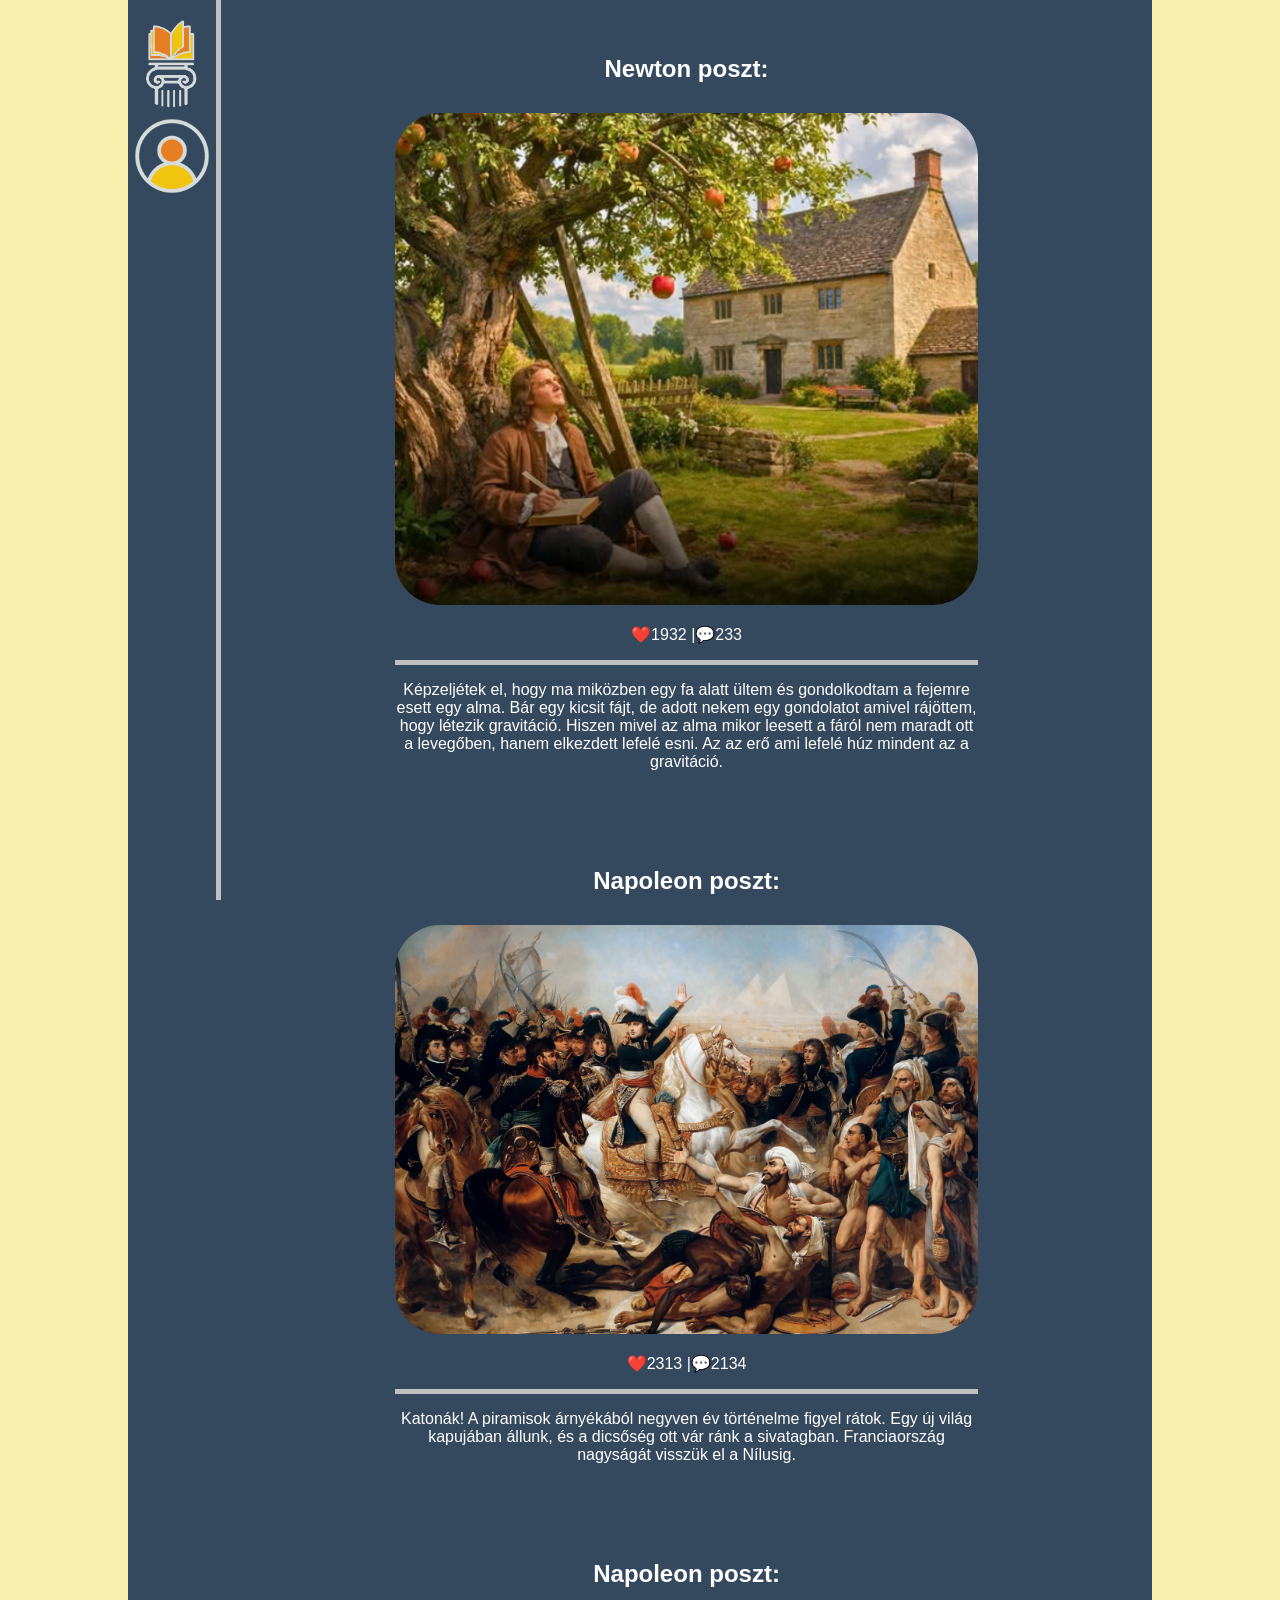
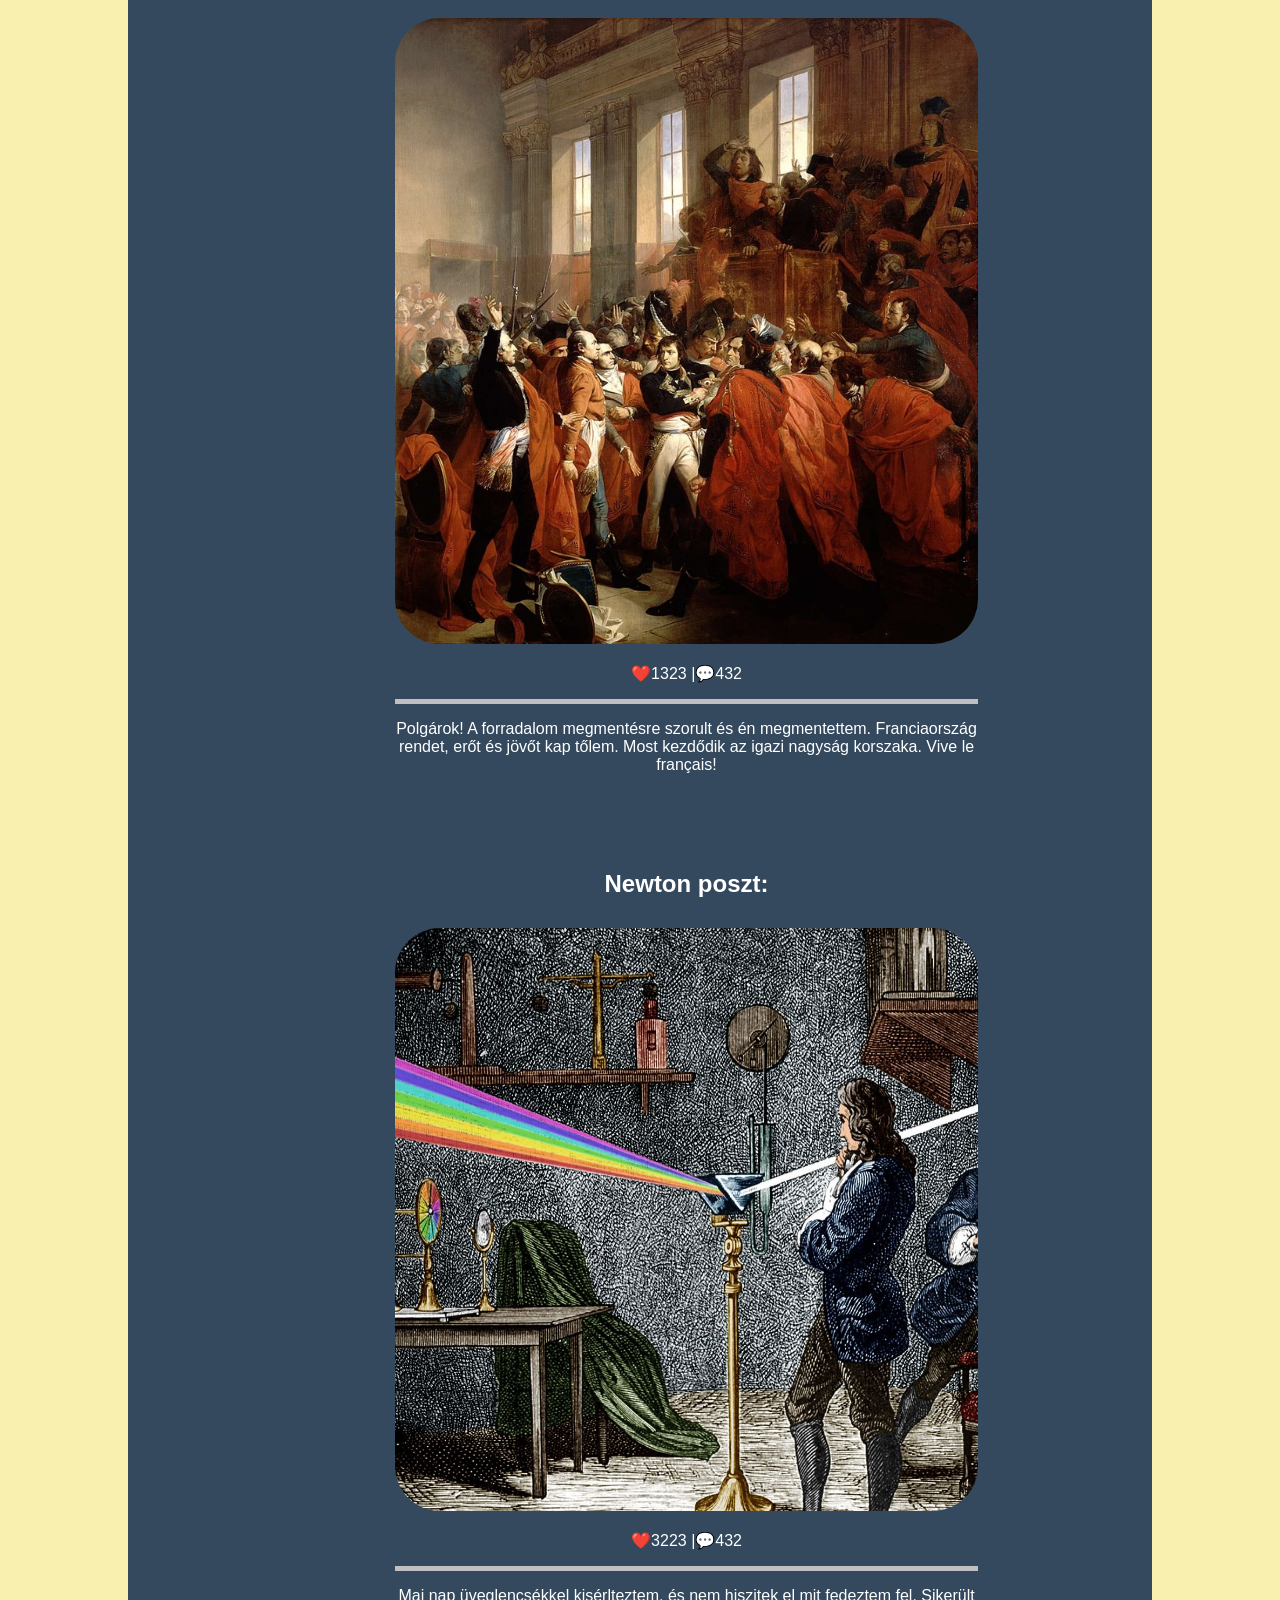
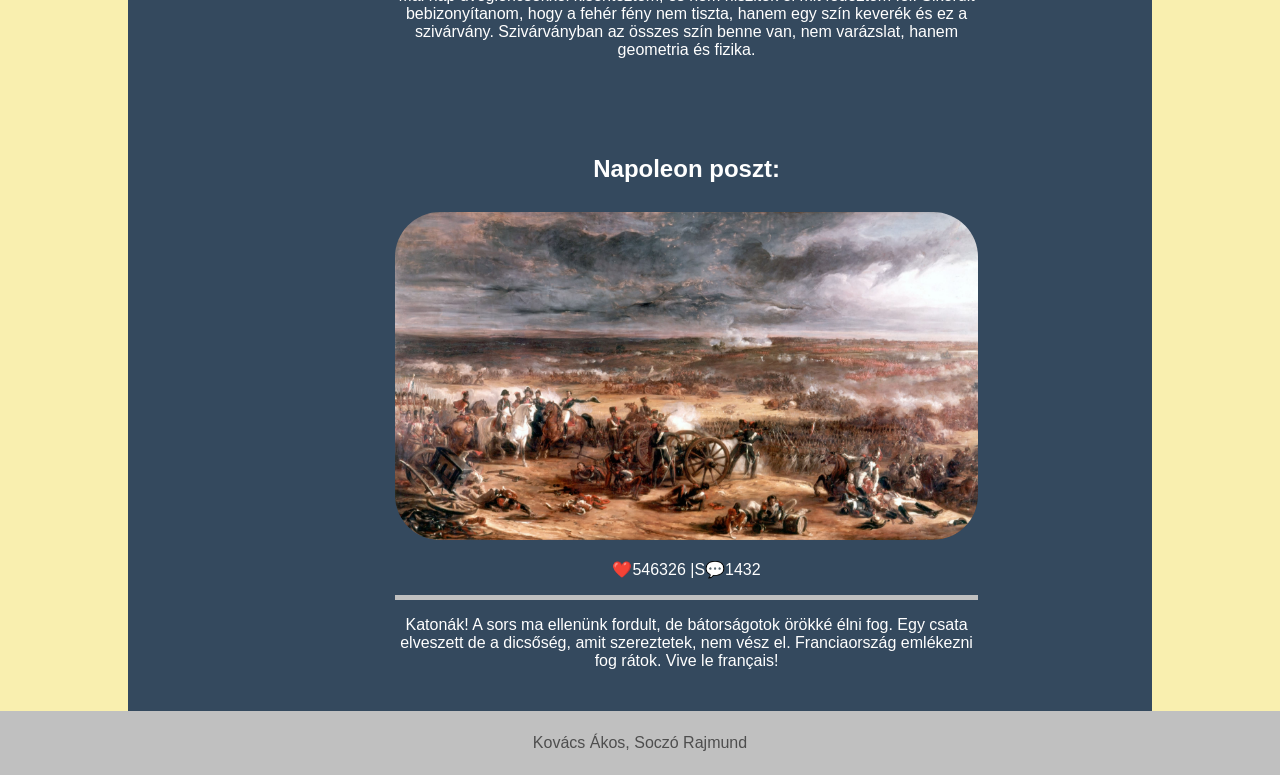
<file: index.html>
<!DOCTYPE html>
<html lang="en">
<head>
    <meta charset="UTF-8">
    <meta name="viewport" content="width=device-width, initial-scale=1.0">
    <link rel="shortcut icon", href="kepek\Enciktagram-icon.png", type="image/x-icon"/>
    <link rel="stylesheet" href="napoleon.css">
    <title>Hírfolyam</title>
</head>
<body>
    <main>
        <aside>
                <a href="index.html"> <img src="kepek\Enciktagram-light.png" alt="Logo"></a>
                <a href="profilok.html"> <img src="kepek\profil-light.png" alt="Logo"></a>
        </aside>

        <section id="hirfolyam">
            <div class="poszt">  
                <div class="kep">
                    <h2><a href="newton.html">Newton</a> poszt:</h2>
                    <img src="Newton_jegyzet/Képernyőkép 2026-03-25 105620.png" alt="kép"/>
                    <div class="like-komment">
                      <p>❤️1932 |💬233</p>
                    </div>
                </div>
                <div class="leiras">
                    <p>
                        Képzeljétek el, hogy ma miközben egy fa alatt ültem és gondolkodtam a fejemre esett egy alma. Bár egy kicsit fájt, de adott nekem egy gondolatot amivel rájöttem, hogy létezik gravitáció. Hiszen mivel az alma mikor leesett a fáról nem maradt ott a levegőben, hanem elkezdett lefelé esni. Az az erő ami lefelé húz mindent az a gravitáció.
                    </p>
                </div>
            </div>

            <div class="poszt">  
                <div class="kep">
                    <h2><a href="napoleon.html">Napoleon</a> poszt:</h2>
                    <img src="napoleon-jegyzet/1egyiptom.jpg" alt="kép"/>
                    <div class="like-komment">
                      <p>❤️2313 |💬2134</p>
                    </div>
                </div>
                <div class="leiras">
                    <p>
                      Katonák! A piramisok árnyékából negyven év történelme figyel rátok. Egy új világ kapujában állunk, és a dicsőség ott vár ránk a sivatagban. Franciaország nagyságát visszük el a Nílusig.
                    </p>
                </div>
            </div>

            <div class="poszt">  
                <div class="kep">
                    <h2><a href="napoleon.html">Napoleon</a> poszt:</h2>
                    <img src="napoleon-jegyzet\2alamcsiny.jpg" alt="kép"/>
                    <div class="like-komment">
                      <p>❤️1323 |💬432</p>
                    </div>
                </div>
                <div class="leiras">
                    <p>
                      Polgárok! A forradalom megmentésre szorult és én megmentettem. Franciaország rendet, erőt és jövőt kap tőlem. Most kezdődik az igazi nagyság korszaka. Vive le français!
                    </p>
                </div>
            </div>

            <div class="poszt">  
                <div class="kep">
                    <h2><a href="newton.html">Newton</a> poszt:</h2>
                    <img src="Newton_jegyzet/wTtaFWScdBwdHZWupMMrLj.jpg" alt="kép"/>
                    <div class="like-komment">
                      <p>❤️3223 |💬432</p>
                    </div>
                </div>
                <div class="leiras">
                    <p>
                        Mai nap üveglencsékkel kisérlteztem, és nem hiszitek el mit fedeztem fel. Sikerült bebizonyítanom, hogy a fehér fény nem tiszta, hanem egy szín keverék és ez a szivárvány. Szivárványban az összes szín benne van, nem varázslat, hanem geometria és fizika.
                    </p>
                </div>
            </div>

            <div class="poszt">  
                <div class="kep">
                    <h2><a href="napoleon.html">Napoleon</a> poszt:</h2>
                    <img src="napoleon-jegyzet/6waterloo.jpg" alt="kép"/>
                    <div class="like-komment">
                      <p>❤️546326 |S💬1432</p>
                    </div>
                </div>
                <div class="leiras">
                    <p>
                      Katonák! A sors ma ellenünk fordult, de bátorságotok örökké élni
                      fog. Egy csata elveszett de a dicsőség, amit szereztetek, nem
                      vész el. Franciaország emlékezni fog rátok. Vive le français!
                    </p>
                </div>
            </div>
        </section>
    </main>

    <footer>
        <p>Kovács Ákos, Soczó Rajmund</p>
    </footer>
</body>
</html>
</file>
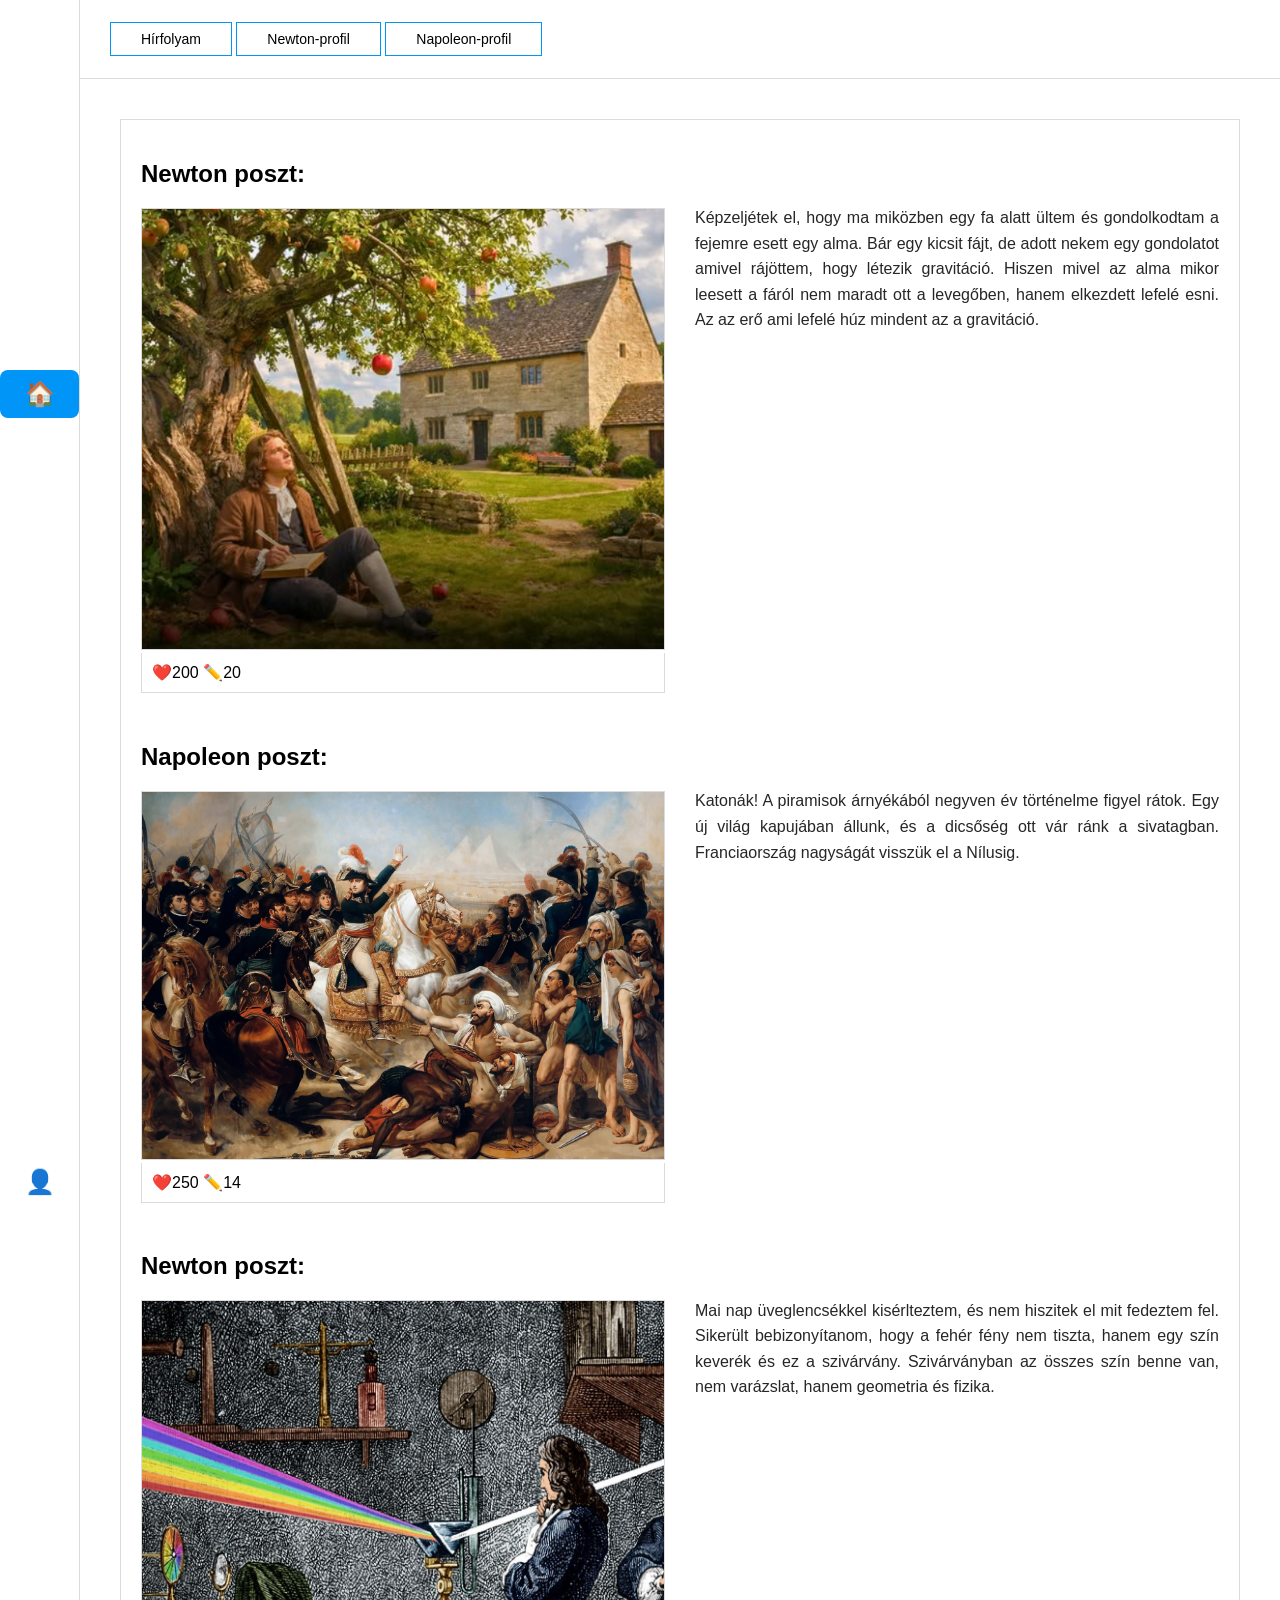
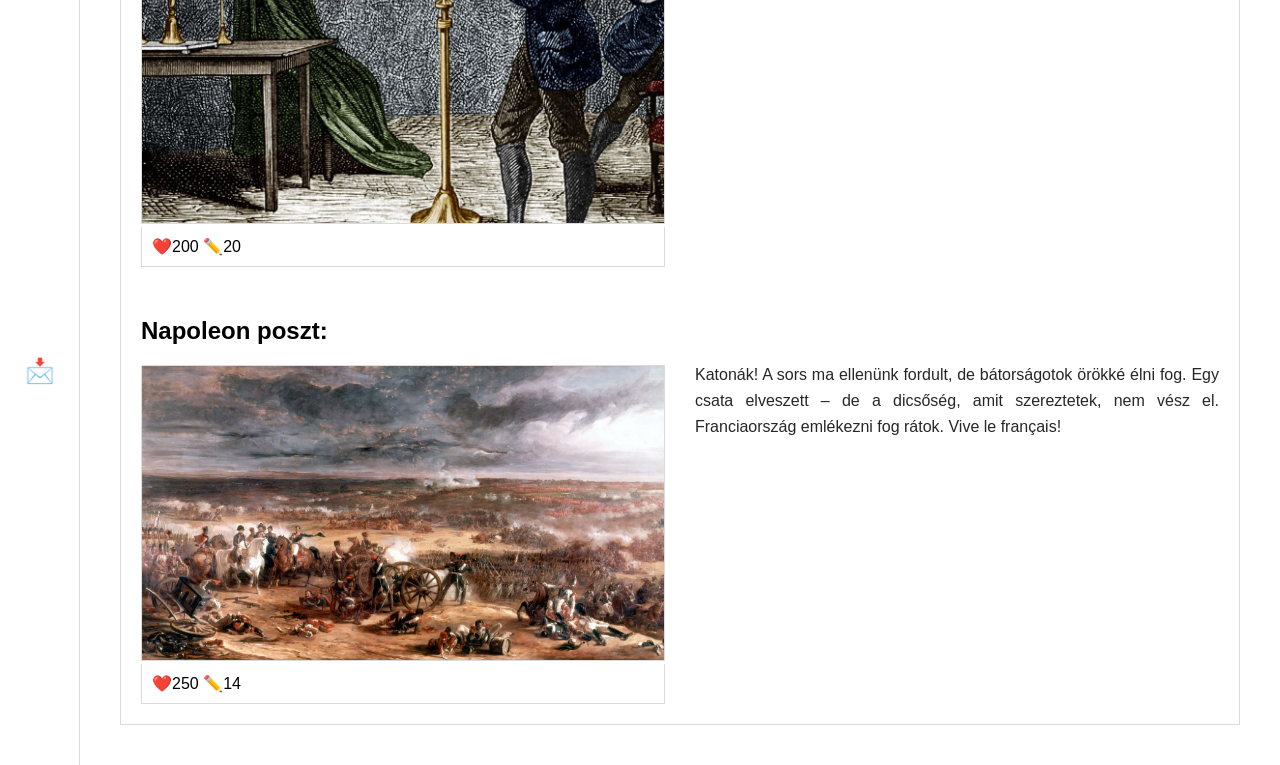
<file: hirfolyam.html>
<!doctype html>
<html lang="en">
  <head>
    <meta charset="UTF-8" />
    <meta name="viewport" content="width=device-width, initial-scale=1.0" />
    <meta name="description" content="Newton, felvilagosodas," />
    <meta name="keywords" content="Newton, felvilagosodas" />
    <link rel="stylesheet" href="posztok.css" />
    <title>Kovács Ákos</title>
  </head>
  <body>
    <main>
      <header>
        <a href="hirfolyam.html">Hírfolyam</a>
        <a href="newton.html">Newton-profil</a>
        <a href="napoleon.html">Napoleon-profil</a>
      </header>
      <nav>
        <p id="haz">🏠</p>
        <p id="ember">👤</p>
        <p id="level">📩</p>
      </nav>
      <article>
        <section id="poszt">
          <div id="kep">
            <h2>Newton poszt:</h2>
            <img
              src="Newton_jegyzet/Képernyőkép 2026-03-25 105620.png"
              alt="kép"
            />
            <div id="like,komment">
              <li>❤️200 ✏️20</li>
            </div>
          </div>
          <div id="leiras">
            <p>
              Képzeljétek el, hogy ma miközben egy fa alatt ültem és
              gondolkodtam a fejemre esett egy alma. Bár egy kicsit fájt, de
              adott nekem egy gondolatot amivel rájöttem, hogy létezik
              gravitáció. Hiszen mivel az alma mikor leesett a fáról nem maradt
              ott a levegőben, hanem elkezdett lefelé esni. Az az erő ami lefelé
              húz mindent az a gravitáció.
            </p>
          </div>

          <div id="kep">
            <h2>Napoleon poszt:</h2>
            <img src="napoleon-jegyzet/1egyiptom.jpg" alt="kép" />
            <div id="like,komment">
              <li>❤️250 ✏️14</li>
            </div>
          </div>
          <div id="leiras">
            <p>
              Katonák! A piramisok árnyékából negyven év történelme figyel
              rátok. Egy új világ kapujában állunk, és a dicsőség ott vár ránk a
              sivatagban. Franciaország nagyságát visszük el a Nílusig.
            </p>
          </div>

          <div id="kep">
            <h2>Newton poszt:</h2>
            <img src="Newton_jegyzet/wTtaFWScdBwdHZWupMMrLj.jpg" alt="" />
            <div id="like,komment">
              <li>❤️200 ✏️20</li>
            </div>
          </div>
          <div id="leiras">
            <p>
              Mai nap üveglencsékkel kisérlteztem, és nem hiszitek el mit
              fedeztem fel. Sikerült bebizonyítanom, hogy a fehér fény nem
              tiszta, hanem egy szín keverék és ez a szivárvány. Szivárványban
              az összes szín benne van, nem varázslat, hanem geometria és
              fizika.
            </p>
          </div>
          <div id="kep">
            <h2>Napoleon poszt:</h2>
            <img src="napoleon-jegyzet/6waterloo.jpg" alt="kép" />
            <div id="like,komment">
              <li>❤️250 ✏️14</li>
            </div>
          </div>
          <div id="leiras">
            <p>
              Katonák! A sors ma ellenünk fordult, de bátorságotok örökké élni
              fog. Egy csata elveszett – de a dicsőség, amit szereztetek, nem
              vész el. Franciaország emlékezni fog rátok. Vive le français!
            </p>
          </div>
        </section>
      </article>
    </main>
  </body>
</html>
</file>
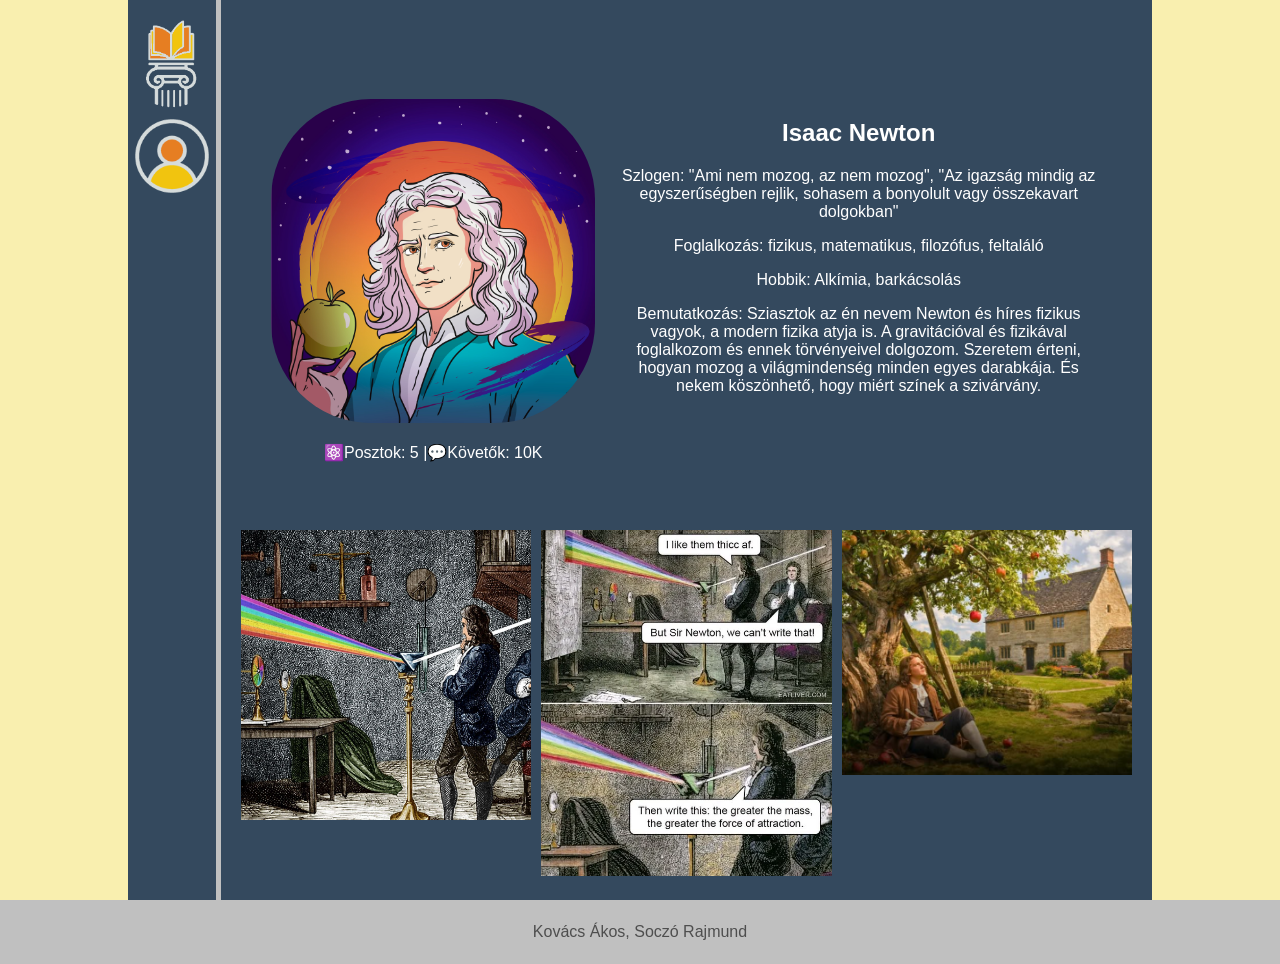
<file: newton.html>
<!DOCTYPE html>
<html lang="en">
<head>
    <meta charset="UTF-8">
    <meta name="viewport" content="width=device-width, initial-scale=1.0">
    <link rel="shortcut icon", href="kepek\Enciktagram-icon.png", type="image/x-icon"/>
    <link rel="stylesheet" href="napoleon.css">
    <title>Newton profil</title>
</head>
<body>
    <main>
        <aside>
                <a href="index.html"> <img src="kepek\Enciktagram-light.png" alt="Logo"></a>
                <a href="profilok.html"> <img src="kepek\profil-light.png" alt="Logo"></a>
        </aside>
        
        <header>
            <div>
                <img src="Newton_jegyzet/10546529.jpg" alt="profil">
                <p>⚛️Posztok: 5 |💬Követők: 10K</p>
            </div>
            <div class="bemutatkozo">
                <h2>Isaac Newton</h2>
            <p>
              Szlogen: "Ami nem mozog, az nem mozog", "Az igazság mindig az
              egyszerűségben rejlik, sohasem a bonyolult vagy összekavart
              dolgokban"
            </p>
            <p>Foglalkozás: fizikus, matematikus, filozófus, feltaláló</p>
            <p>Hobbik: Alkímia, barkácsolás</p>
            <p>
              Bemutatkozás: Sziasztok az én nevem Newton és híres fizikus
              vagyok, a modern fizika atyja is. A gravitációval és fizikával
              foglalkozom és ennek törvényeivel dolgozom. Szeretem érteni,
              hogyan mozog a világmindenség minden egyes darabkája. És nekem
              köszönhető, hogy miért színek a szivárvány.
            </p>
            </div>
        </header>
 
        <article>
            <div><img src="Newton_jegyzet/wTtaFWScdBwdHZWupMMrLj.jpg" alt="Poszt-kép"></div>
 
            <div><img src="Newton_jegyzet/same-ol-isaac-always-thinking-with-his-newton-v0-x6sq45qgsi3c1.webp" alt="Poszt-kép"></div>
 
            <div><img src="Newton_jegyzet/Képernyőkép 2026-03-25 105620.png" alt="Poszt-kép"></div>
        </article>
    </main>
 
    <footer>
        <p>Kovács Ákos, Soczó Rajmund</p>
    </footer>
</body>
</html>
</file>
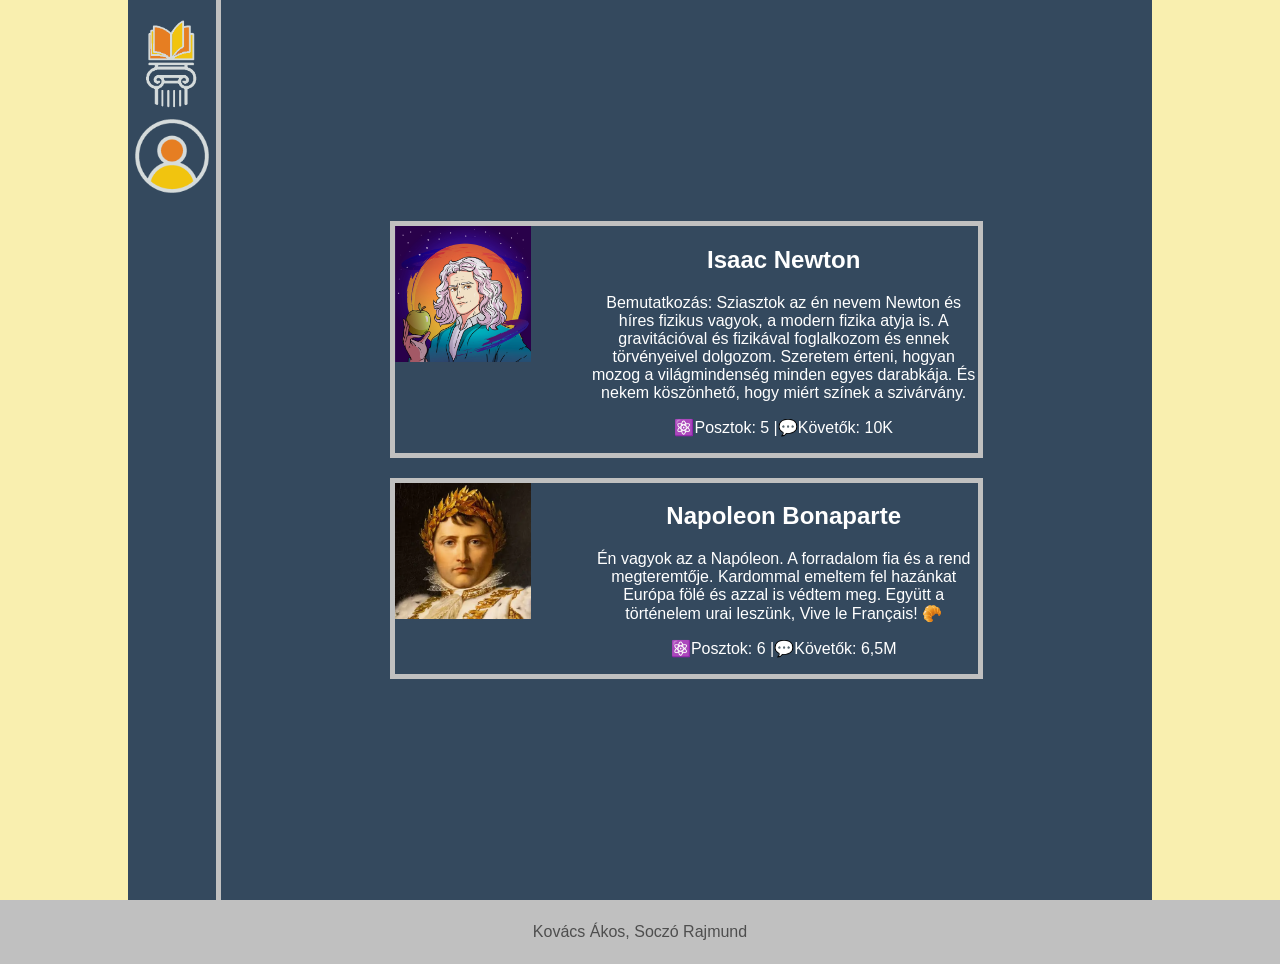
<file: profilok.html>
<!DOCTYPE html>
<html lang="en">
<head>
    <meta charset="UTF-8">
    <meta name="viewport" content="width=device-width, initial-scale=1.0">
    <link rel="shortcut icon", href="kepek\Enciktagram-icon.png", type="image/x-icon"/>
    <link rel="stylesheet" href="napoleon.css">
    <title>Profilok</title>
</head>
<body>
    <main>
        <aside>
                <a href="index.html"> <img src="kepek\Enciktagram-light.png" alt="Logo"></a>
                <a href="profilok.html"> <img src="kepek\profil-light.png" alt="Logo"></a>
        </aside>
        
        <section id="profilok-nav">
            <a href="newton.html" class="profilok">
                <img src="Newton_jegyzet\10546529.jpg" alt="profil kép">
                <div>
                    <h2>Isaac Newton</h2>
                    <p>Bemutatkozás: Sziasztok az én nevem Newton és híres fizikus vagyok, a modern fizika atyja is. A gravitációval és fizikával foglalkozom és ennek törvényeivel dolgozom. Szeretem érteni, hogyan mozog a világmindenség minden egyes darabkája. És nekem köszönhető, hogy miért színek a szivárvány.</p>
                    <p>⚛️Posztok: 5 |💬Követők: 10K</p>
                </div>
            </a>
            <a href="napoleon.html" class="profilok">
                <img src="napoleon-jegyzet\napoleon-profil.png" alt="profil kép">
                <div>
                    <h2>Napoleon Bonaparte</h2>
                    <p>Én vagyok az a Napóleon. A forradalom fia és a rend megteremtője. Kardommal emeltem fel hazánkat Európa fölé és azzal is védtem meg. Együtt a történelem urai leszünk, Vive le Français! 🥐</p>
                    <p>⚛️Posztok: 6 |💬Követők: 6,5M</p>
                </div>
            </a>
        </section>
    </main>
    
    <footer>
        <p>Kovács Ákos, Soczó Rajmund</p>
    </footer>
</body>
</html>
</file>
<file: napoleon.css>
*{
    box-sizing: border-box;
    font-family: Verdana, Geneva, Tahoma, sans-serif
}
 
body{
    margin: 0px;
    background-color:rgb(249, 239, 175);
}
 

main{
    width: 80%;
    margin: auto;
    background-color: rgb(52, 73, 94);
    padding: 0px;
    color: white;
    display: grid;
    grid-template-columns: 1fr 10fr;
    grid-template-areas:
    "as n"
    "as h"
    "as ar"
    "f f";
 
}
 
aside{
    grid-area: as;
    border-right: 5px solid silver;
    padding:20px 0px 0px 0px;
    text-align: center;
    height: 100svh;
    position: sticky;
    top: 0;
}
 
aside img{
    width: 100%;
}
 
aside img:hover{
    background-color: rgb(74, 101, 128);
    box-sizing: border-box;
    border-radius: 35px;
}
 
nav{
    max-height: 137px;
    grid-area: n;
    border-bottom: 5px solid silver;
    text-align: center;
    padding:20px;
    display: grid;
    grid-template-columns: 1fr 1fr;
    gap: 20px;
}
 
nav a {
    color: white;
    text-decoration: none;
    padding: 20px;
    font-size: 14px;
    background-color: rgb(52, 73, 94);
    border: 5px solid silver;
}
 
nav a:hover {
    background-color: rgb(74, 101, 128);
}
 
header{
    text-align: center;
    grid-area: h;
    display: grid;
    grid-template-columns: 1fr 1.5fr;
    padding: 50px 50px 20px 50px;
    gap: 20px;
}
 
header img{
    width: 100%;
    box-sizing: border-box;
    border-radius: 100px;
}
 
article{
    text-align: center;
    grid-area: ar;
    padding:20px;
    display: grid;
    grid-template-columns: 1fr 1fr 1fr;
    gap: 10px;
}
 
article img{
    width: 100%;
    box-sizing: border-box;
    border-radius: 4    5px;
    padding-top: 4%;
}
 
footer{
    background-color: silver;
    grid-area: f;
    text-align: center;
    margin: 0px;
    padding: 7px;
    color: rgb(78, 78, 78);
}
 


#profilok-nav{
    grid-area: h;
    padding-left: 16%;
    padding-right: 16%;
    margin: auto;
}
 
#profilok-nav .profilok{
    color: white;
    text-decoration: none;
    text-align: center;
    margin: 20px;
    display: grid;
    grid-template-columns: 1fr 2fr;
    box-sizing: border-box;
    border: 5px solid silver;
}

#profilok-nav .profilok:hover{
    background-color: rgb(74, 101, 128);
}

#profilok-nav .profilok  img{
    width: 70%;
}



#hirfolyam{
    text-align: center;
    grid-area: ar;
    padding-left: 16%;
    padding-right: 16%;
    margin: auto;
}

#hirfolyam img{
    box-sizing: border-box;
    border-radius: 45px;
    width: 100%;    
}

#hirfolyam .poszt{
    padding: 25px;
}

#hirfolyam a{
    color: white;
    text-decoration: none;
}

#hirfolyam h2{
    padding: 10px;
}

#hirfolyam h2:hover{
    background-color: rgb(74, 101, 128);
    box-sizing: border-box;
    border: 5px solid rgb(74, 101, 128);
    border-radius: 10px;
    padding: 5px;
}

#hirfolyam  .like-komment{
    box-sizing: border-box;
    border-bottom: 5px solid silver;
}



@media screen and (max-width: 700px) {

    main{
        grid-template-columns: 1fr;
        grid-template-areas:
        "as"
        "h"
        "ar"
        "f";
        width: 100%;
        background-color:rgb(249, 239, 175);
        color: rgb(78, 78, 78);
    }

    nav{
        grid-template-columns: 1fr;
    }   

    aside{
        height: max-content;
        display: grid;
        grid-template-columns: 1fr 1fr;
        position: unset;
        border-right: none;
        border-bottom: 5px solid silver;
        padding: 10px 0px 10px 0px;
        background-color: rgb(52, 73, 94);
    }
    
    aside img{
        width: 80%;
    }

    header{
        grid-template-columns: 1fr;
    }

    header img{
        border-radius: 100%;
    }

    header .bemutatkozo{
        box-sizing: border-box;
        border-bottom: 5px solid silver;
    }

    article{
        grid-template-columns: 1fr;
    }



    #profilok-nav{
        padding-left: 0%;
        padding-right: 0%;
    }

    #profilok-nav .profilok{
        border: none;
        grid-template-columns: 1fr;
        padding: 10px;
    }

    #profilok-nav .profilok:hover{
        background-color: rgb(219, 209, 143);
        box-sizing: border-box;
        border: 10px solid rgb(219, 209, 143);
        border-radius: 50px;
        padding: 0px;
    }

    #profilok-nav .profilok{
        color: rgb(78, 78, 78);
    }

    #profilok-nav .profilok img{
        width: 100%;
        box-sizing: border-box;
        border-radius: 100%;
    }



    #hirfolyam{
        text-align: center;
        padding-left: 0%;
        padding-right: 0%;
    }

    #hirfolyam a{
        color: rgb(78, 78, 78);
    }

    #hirfolyam h2:hover{
        background-color: rgb(219, 209, 143);
        box-sizing: border-box;
        border: 5px solid rgb(219, 209, 143);
        border-radius: 10px;
        padding: 5px;
    }
}
</file>
<file: posztok.css>
* {
  box-sizing: border-box;
  font-family: sans-serif;
}

body {
  margin: 0;
  background-color: #fff;
}

main {
  display: grid;
  grid-template-columns: 80px 1fr;
  grid-template-areas:
    "n h"
    "n ar";
}

header {
  grid-area: h;
  padding: 30px 30px 30px;
  border-bottom: 1px solid #dbdbdb;
}

header a {
  text-decoration: none;
  color: black;
  border: 1px solid #dbdbdb;
  padding: 8px 30px;
  font-size: 14px;
  background-color: white;
  color: black;
  border: 1px solid #0095f6;
}

a:hover {
  color: white;
  background-color: #0095f6;
}

aside{
    grid-area: as;
    border-right: 5px solid silver;
    padding:20px 0px 0px 0px;
    text-align: center;
    height: 100svh;
    position: sticky;
    top: 0;
}

aside img{
    width: 85%;
}

aside img:hover{
    background-color: rgb(74, 101, 128);
    box-sizing: border-box;
    border-radius: 25%;
}

nav {
  grid-area: n;
  border-right: 1px solid #dbdbdb;
  display: grid;
  align-items: center;
}

nav p {
  font-size: 24px;
  margin: 5px 0;
  padding: 10px;
  width: 100%;
  text-align: center;
}

#haz {
  background-color: #0095f6;
  border-radius: 8px;
}

article {
  grid-area: ar;
  padding: 40px;
}

#poszt {
  display: grid;
  gap: 30px;
  width: 100%;
  border: 1px solid #dbdbdb;
  padding: 20px;
  grid-template-columns: 1fr 1fr;
}

#poszt p {
  padding-top: 55px;
}

li {
  list-style: none;
}

#kep img {
  width: 100%;
  border: 1px solid #dbdbdb;
}

#like\,komment {
  border: 1px solid #dbdbdb;
  border-top: none;
  padding: 10px;
  width: 100%;
  margin-top: -1px;
}

#like {
  margin: 0;
  font-size: 16px;
}
#leiras {
  padding-top: 10px;
}

#leiras p {
  margin: 0;
  font-size: 16px;
  line-height: 1.6;
  color: #262626;
  text-align: justify;
}
@media screen and (max-width: 800px) {
  main {
    grid-template-columns: 1fr;
    grid-template-areas:
      "h"
      "n"
      "ar";
  }
  #poszt {
    grid-template-columns: 1fr;
  }
  #poszt p {
    padding-top: 0;
  }
  nav {
    grid-template-columns: 1fr 1fr 1fr;
    text-align: center;
    align-items: center;
    
  }
}
</file>
